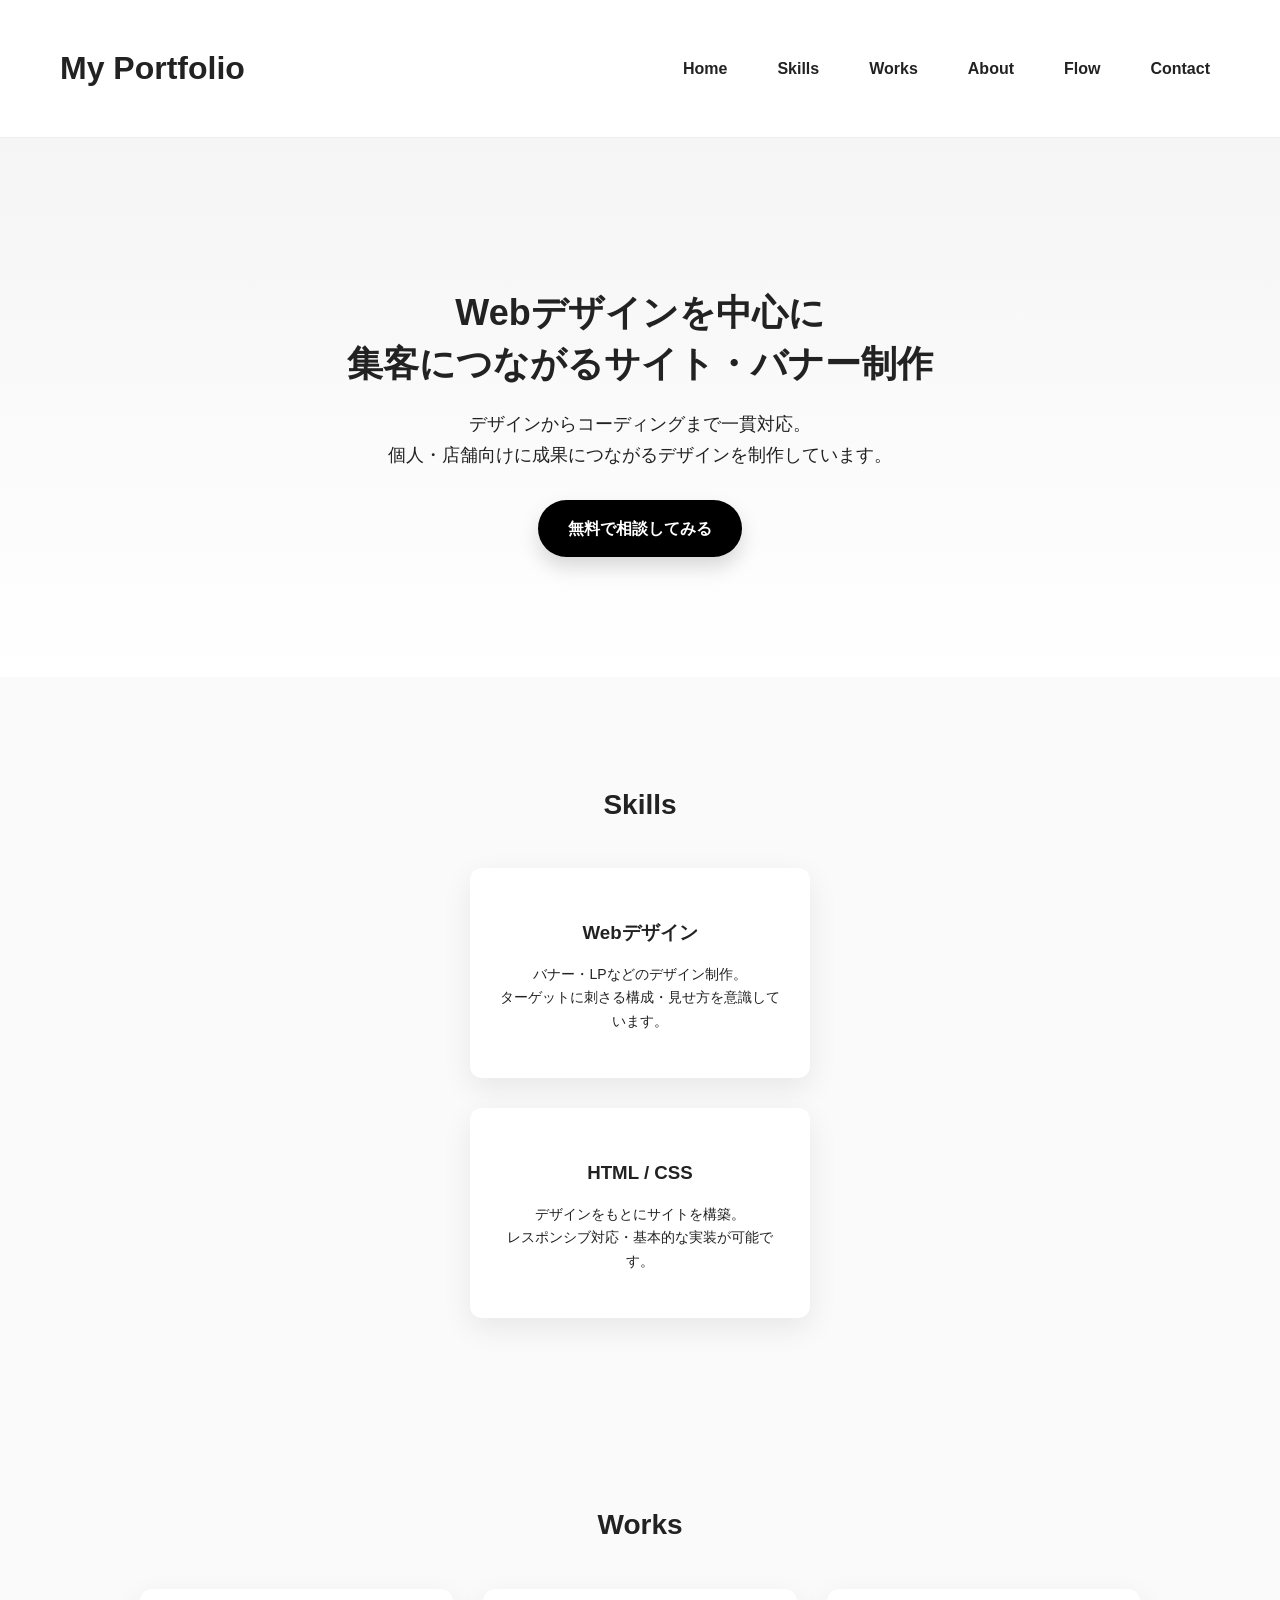
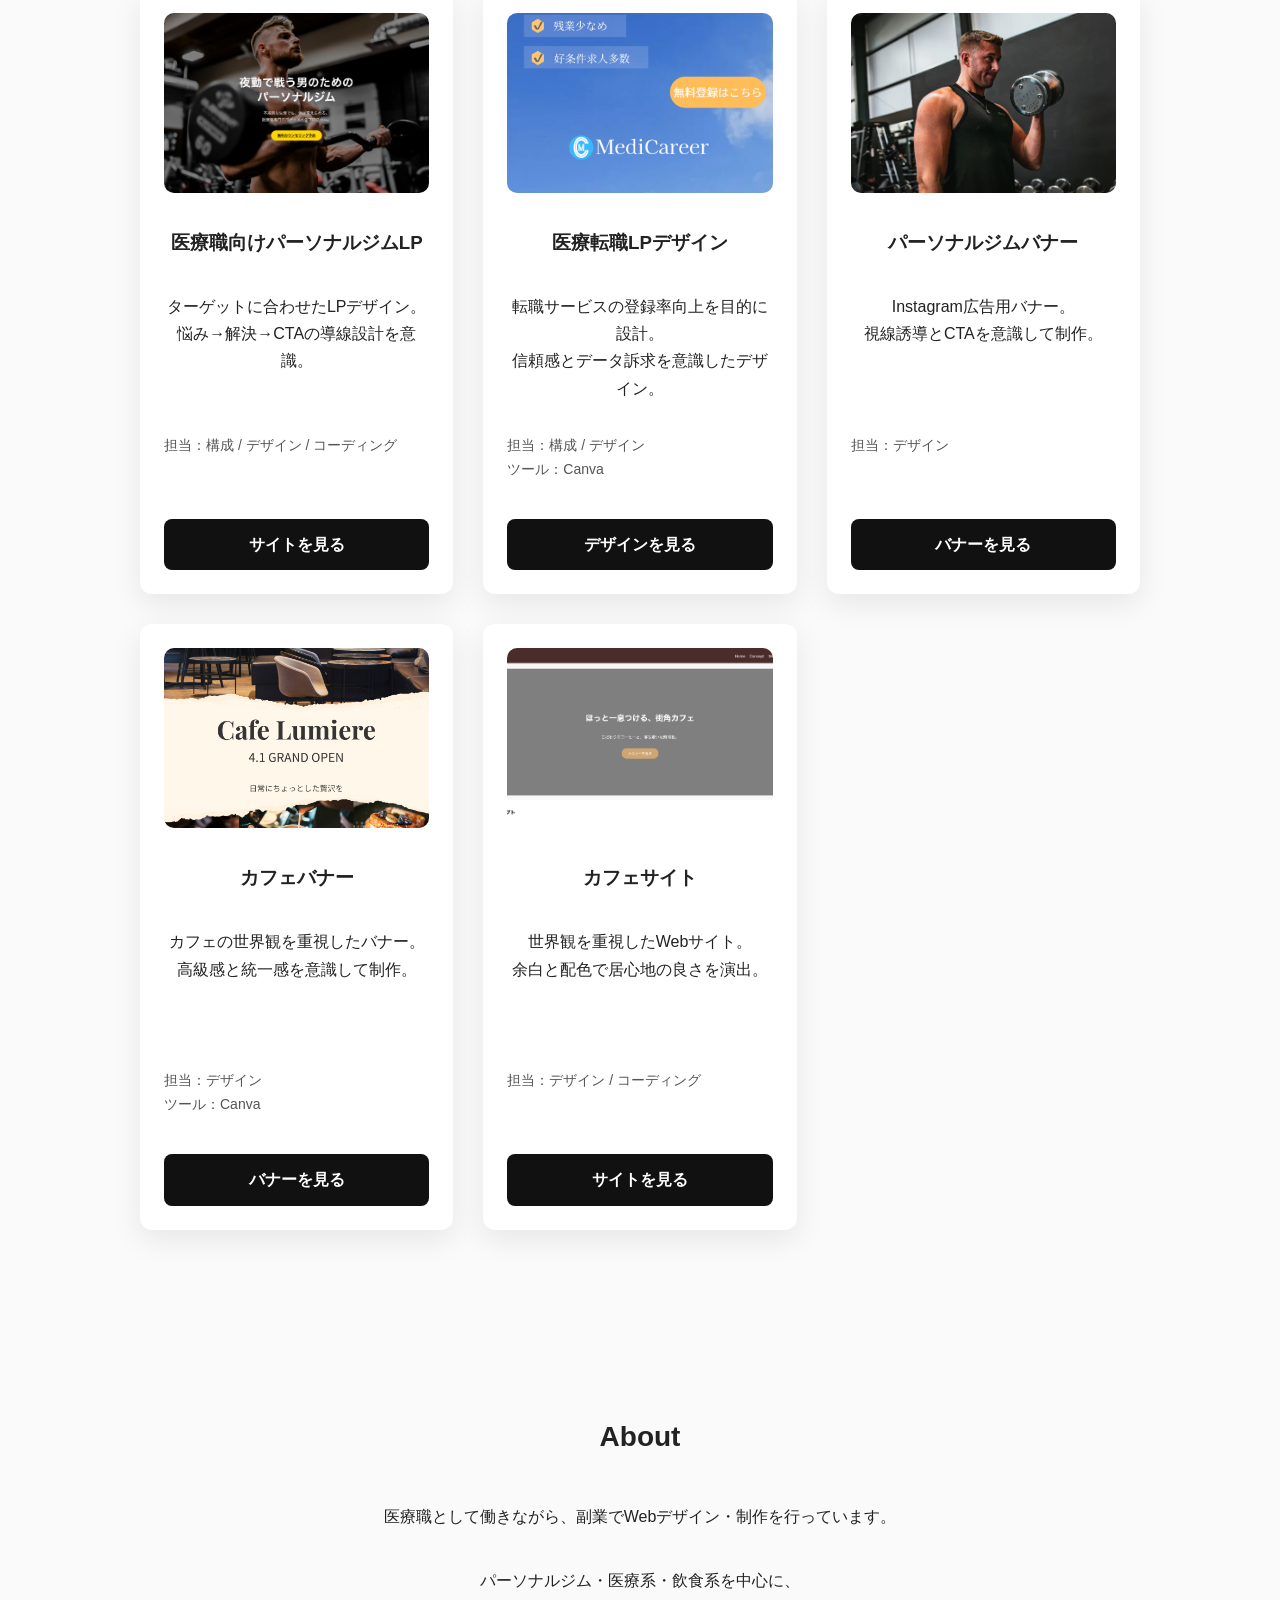
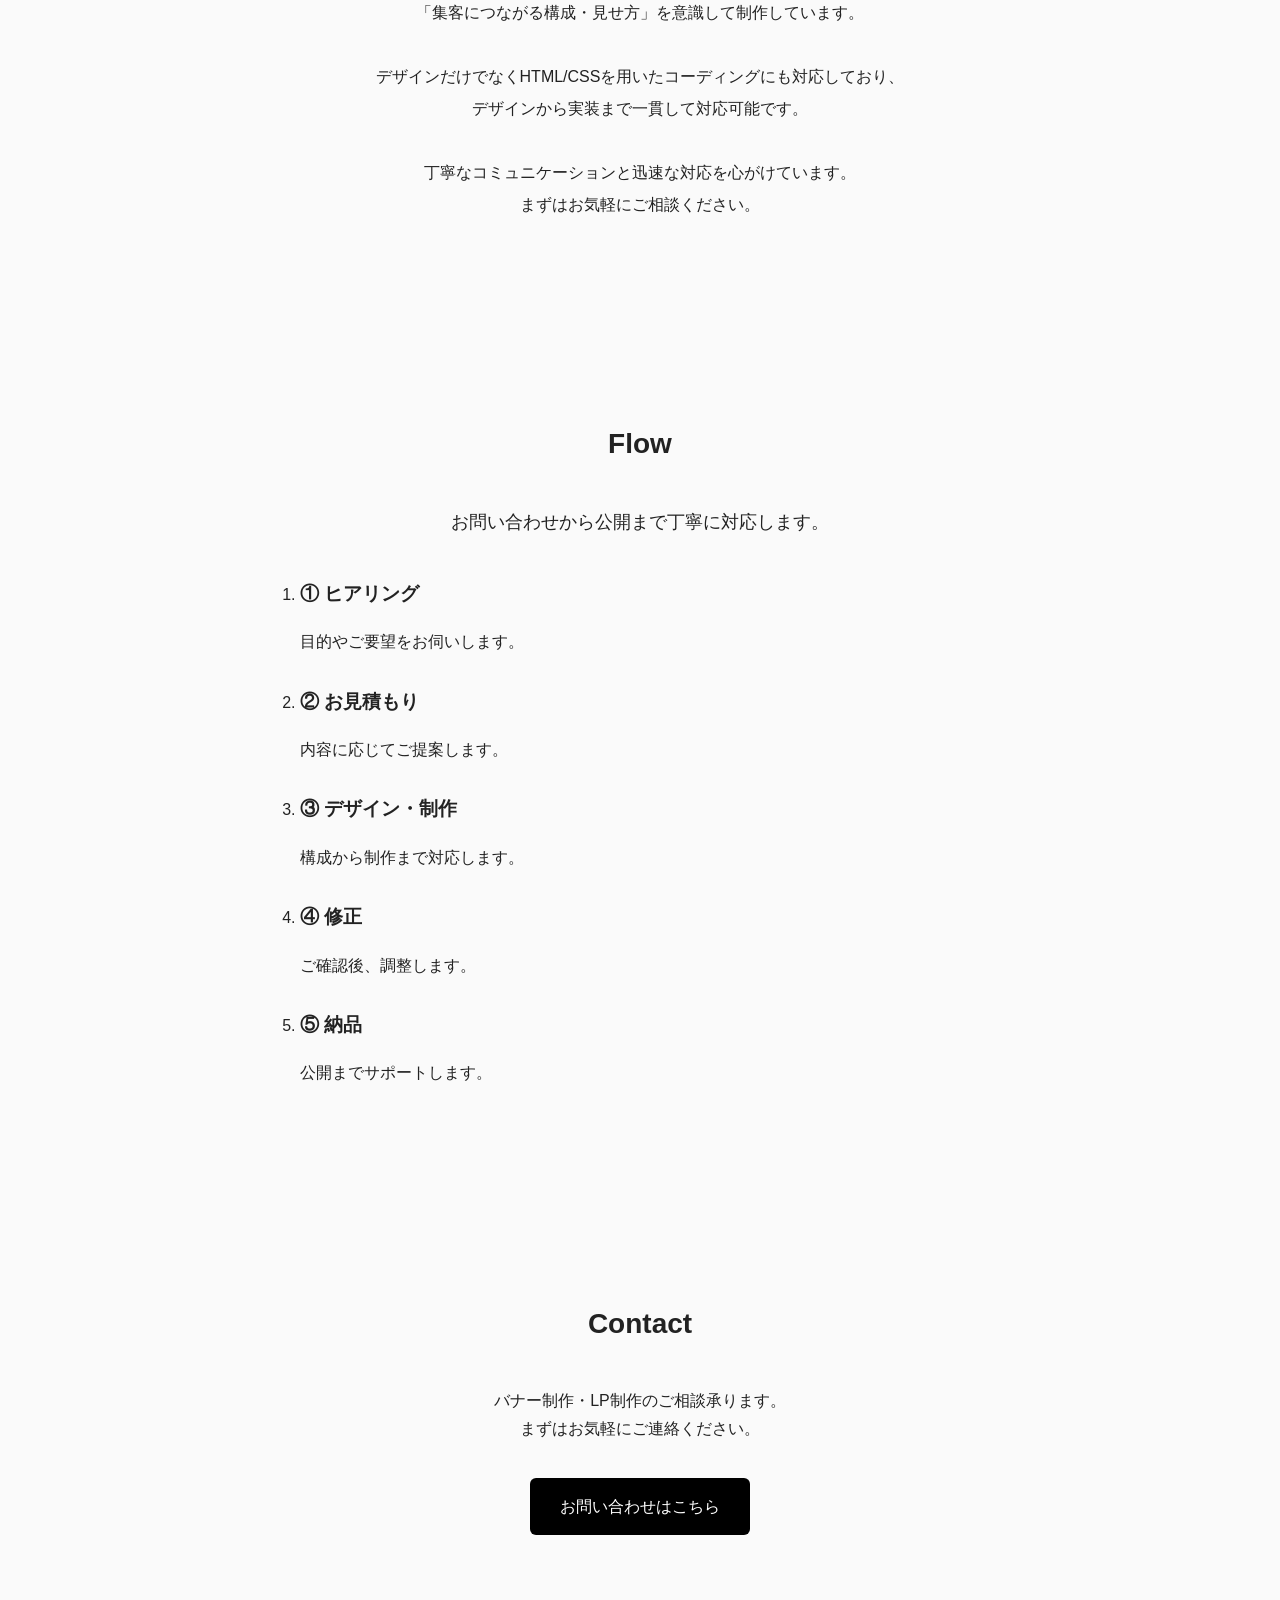
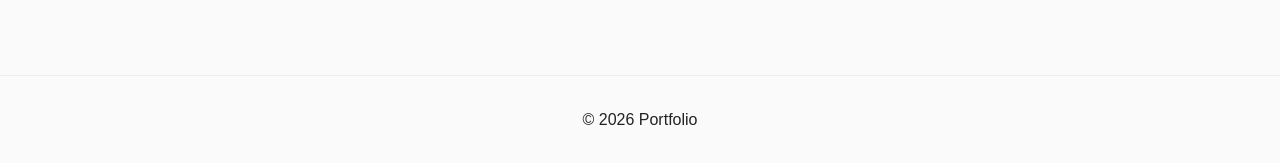
<file: portfolio/index.html>
<!DOCTYPE html>
<html lang="ja">
<head>
  <meta charset="UTF-8">
  <meta name="viewport" content="width=device-width, initial-scale=1.0">

  <title>Webデザインポートフォリオ | バナー・LP制作</title>
  <meta name="description" content="Webデザインを中心にバナー・LP制作を行っています。デザインからコーディングまで対応可能。">

  <link rel="stylesheet" href="style.css">
</head>

<body>

<header class="header">
  <h1>My Portfolio</h1>
  <nav>
    <ul>
      <li><a href="#hero">Home</a></li>
      <li><a href="#skills">Skills</a></li>
      <li><a href="#works">Works</a></li>
      <li><a href="#about">About</a></li>
      <li><a href="#flow">Flow</a></li>
      <li><a href="#contact">Contact</a></li>
    </ul>
  </nav>
</header>

<!-- HERO -->
<section id="hero" class="hero">
  <h2>
    Webデザインを中心に<br>
    集客につながるサイト・バナー制作
  </h2>

  <p class="hero-sub">
    デザインからコーディングまで一貫対応。<br>
    個人・店舗向けに成果につながるデザインを制作しています。
  </p>

  <a href="#contact" class="cta-btn">無料で相談してみる</a>
</section>

<!-- Skills -->
<section id="skills" class="section">
<h2>Skills</h2>

<div class="skills-grid">

<div class="skill-card">
<h3>Webデザイン</h3>
<p>
バナー・LPなどのデザイン制作。<br>
ターゲットに刺さる構成・見せ方を意識しています。
</p>
</div>

<div class="skill-card">
<h3>HTML / CSS</h3>
<p>
デザインをもとにサイトを構築。<br>
レスポンシブ対応・基本的な実装が可能です。
</p>
</div>


</div>
</section>

<!-- Works -->
<section id="works" class="section">
<h2>Works</h2>

<div class="works-grid">

<!-- 医療LP -->
<div class="work-card">
<img src="images/medical-gym-thumb.jpg">
<h3>医療職向けパーソナルジムLP</h3>
<p>
ターゲットに合わせたLPデザイン。<br>
悩み→解決→CTAの導線設計を意識。
</p>
<ul class="work-info">
<li>担当：構成 / デザイン / コーディング</li>
</ul>
<a href="https://syuwebstudio.github.io/medical-gym-lp/" target="_blank" class="work-btn">
サイトを見る
</a>
</div>

<!-- LPデザイン -->
<div class="work-card">
<img src="images/medical-lp-design.jpg">
<h3>医療転職LPデザイン</h3>
<p>
転職サービスの登録率向上を目的に設計。<br>
信頼感とデータ訴求を意識したデザイン。
</p>
<ul class="work-info">
<li>担当：構成 / デザイン</li>
<li>ツール：Canva</li>
</ul>
<a href="medical-lp.html" class="work-btn">
デザインを見る
</a>
</div>

<!-- ジムバナー -->
<div class="work-card">
<img src="images/gym-banner-thumb.jpg">
<h3>パーソナルジムバナー</h3>
<p>
Instagram広告用バナー。<br>
視線誘導とCTAを意識して制作。
</p>
<ul class="work-info">
<li>担当：デザイン</li>
</ul>
<a href="banner.html" class="work-btn">バナーを見る</a>
</div>

<!-- カフェバナー -->
<div class="work-card">
<img src="images/cafe-banner.jpg">
<h3>カフェバナー</h3>
<p>
カフェの世界観を重視したバナー。<br>
高級感と統一感を意識して制作。
</p>
<ul class="work-info">
<li>担当：デザイン</li>
<li>ツール：Canva</li>
</ul>
<a href="images/cafe-banner.jpg" target="_blank" class="work-btn">
バナーを見る
</a>
</div>

<!-- カフェサイト -->
<div class="work-card">
<img src="images/cafe-thumb.jpg">
<h3>カフェサイト</h3>
<p>
世界観を重視したWebサイト。<br>
余白と配色で居心地の良さを演出。
</p>
<ul class="work-info">
<li>担当：デザイン / コーディング</li>
</ul>
<a href="https://syuwebstudio.github.io/cafe-site/" target="_blank" class="work-btn">
サイトを見る
</a>
</div>

</div>
</section>

<section id="about" class="section">
<h2>About</h2>

<p>
医療職として働きながら、副業でWebデザイン・制作を行っています。<br><br>

パーソナルジム・医療系・飲食系を中心に、<br>
「集客につながる構成・見せ方」を意識して制作しています。<br><br>

デザインだけでなくHTML/CSSを用いたコーディングにも対応しており、<br>
デザインから実装まで一貫して対応可能です。<br><br>

丁寧なコミュニケーションと迅速な対応を心がけています。<br>
まずはお気軽にご相談ください。
</p>

</section>

<!-- Flow -->
<section id="flow" class="section">
<h2>Flow</h2>

<p class="flow-lead">
お問い合わせから公開まで丁寧に対応します。
</p>

<ol class="flow-steps">
<li><h3>① ヒアリング</h3><p>目的やご要望をお伺いします。</p></li>
<li><h3>② お見積もり</h3><p>内容に応じてご提案します。</p></li>
<li><h3>③ デザイン・制作</h3><p>構成から制作まで対応します。</p></li>
<li><h3>④ 修正</h3><p>ご確認後、調整します。</p></li>
<li><h3>⑤ 納品</h3><p>公開までサポートします。</p></li>
</ol>
</section>

<!-- Contact -->
<section id="contact" class="section">
<h2>Contact</h2>

<p class="contact-lead">
バナー制作・LP制作のご相談承ります。<br>
まずはお気軽にご連絡ください。
</p>

<a class="contact-btn" href="mailto:syu.webstudio@gmail.com">
お問い合わせはこちら
</a>

</section>

<footer>
© 2026 Portfolio
</footer>

</body>
</html>
</file>
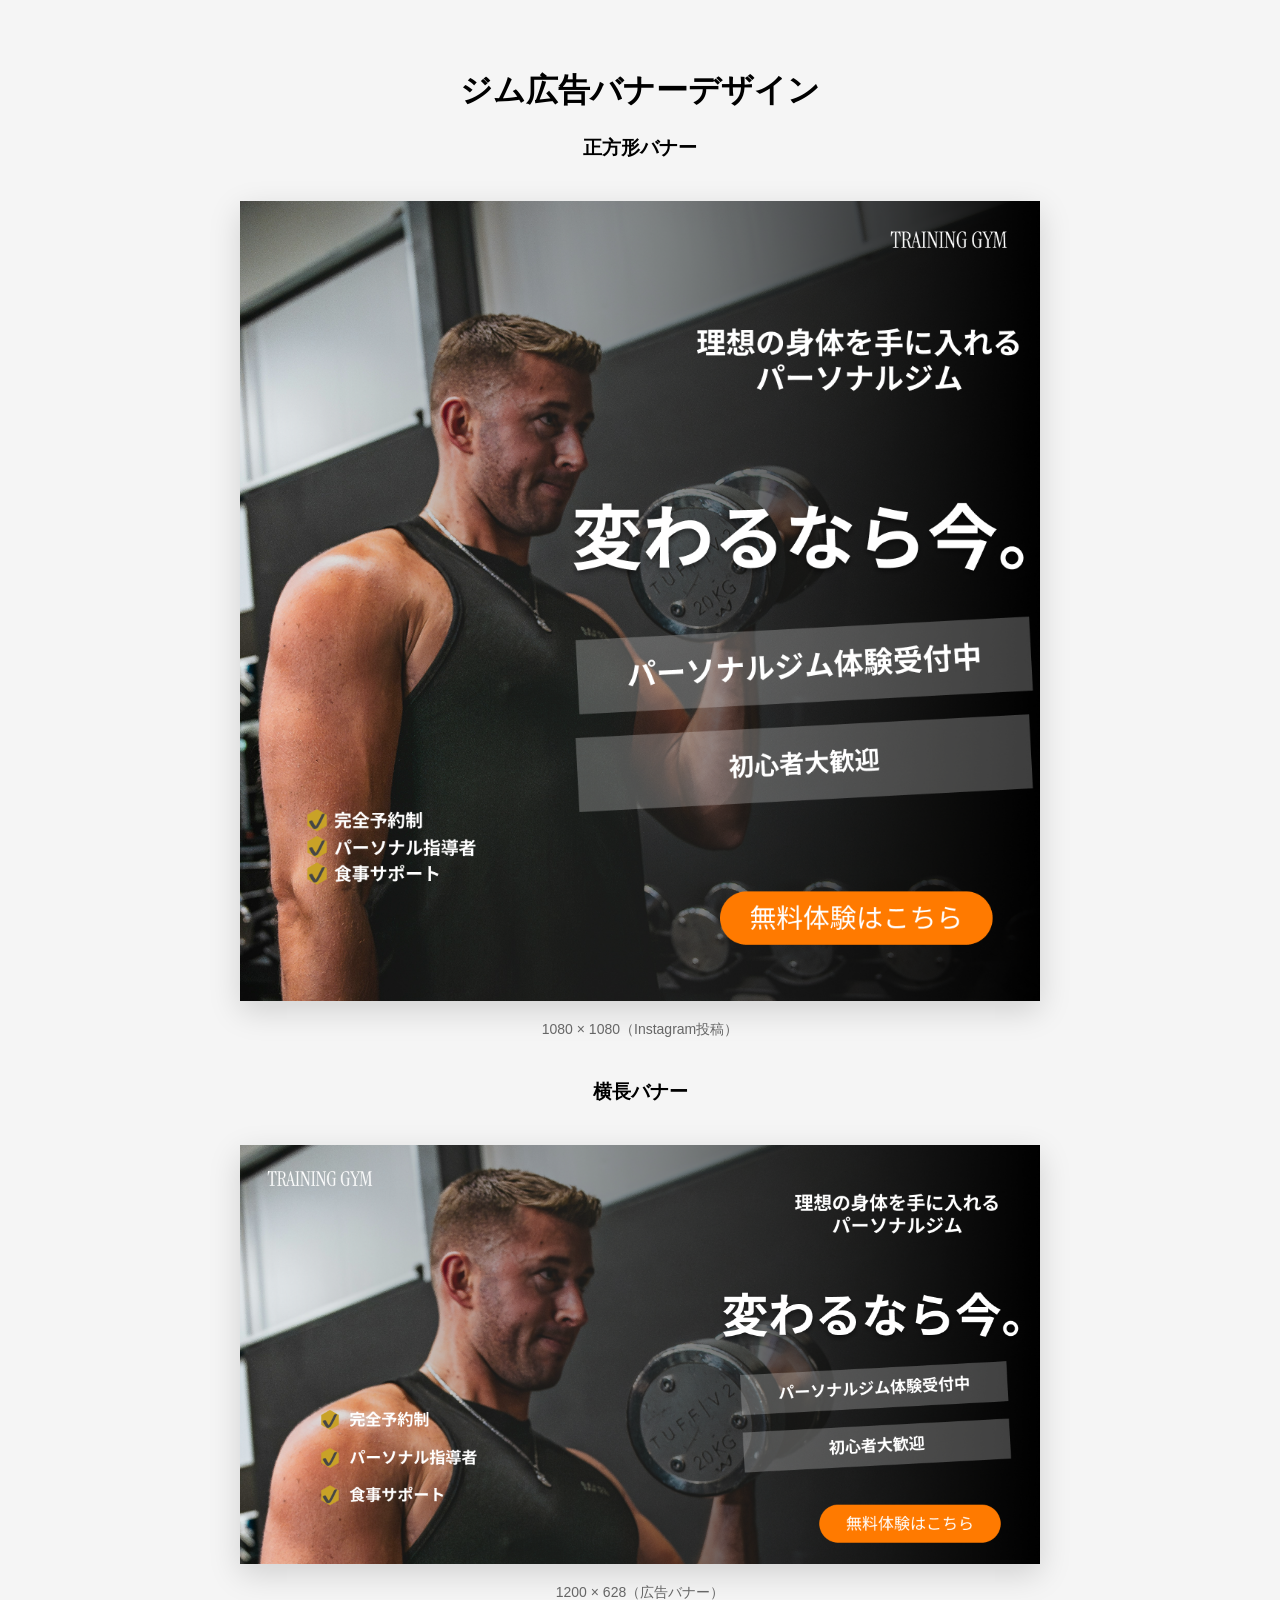
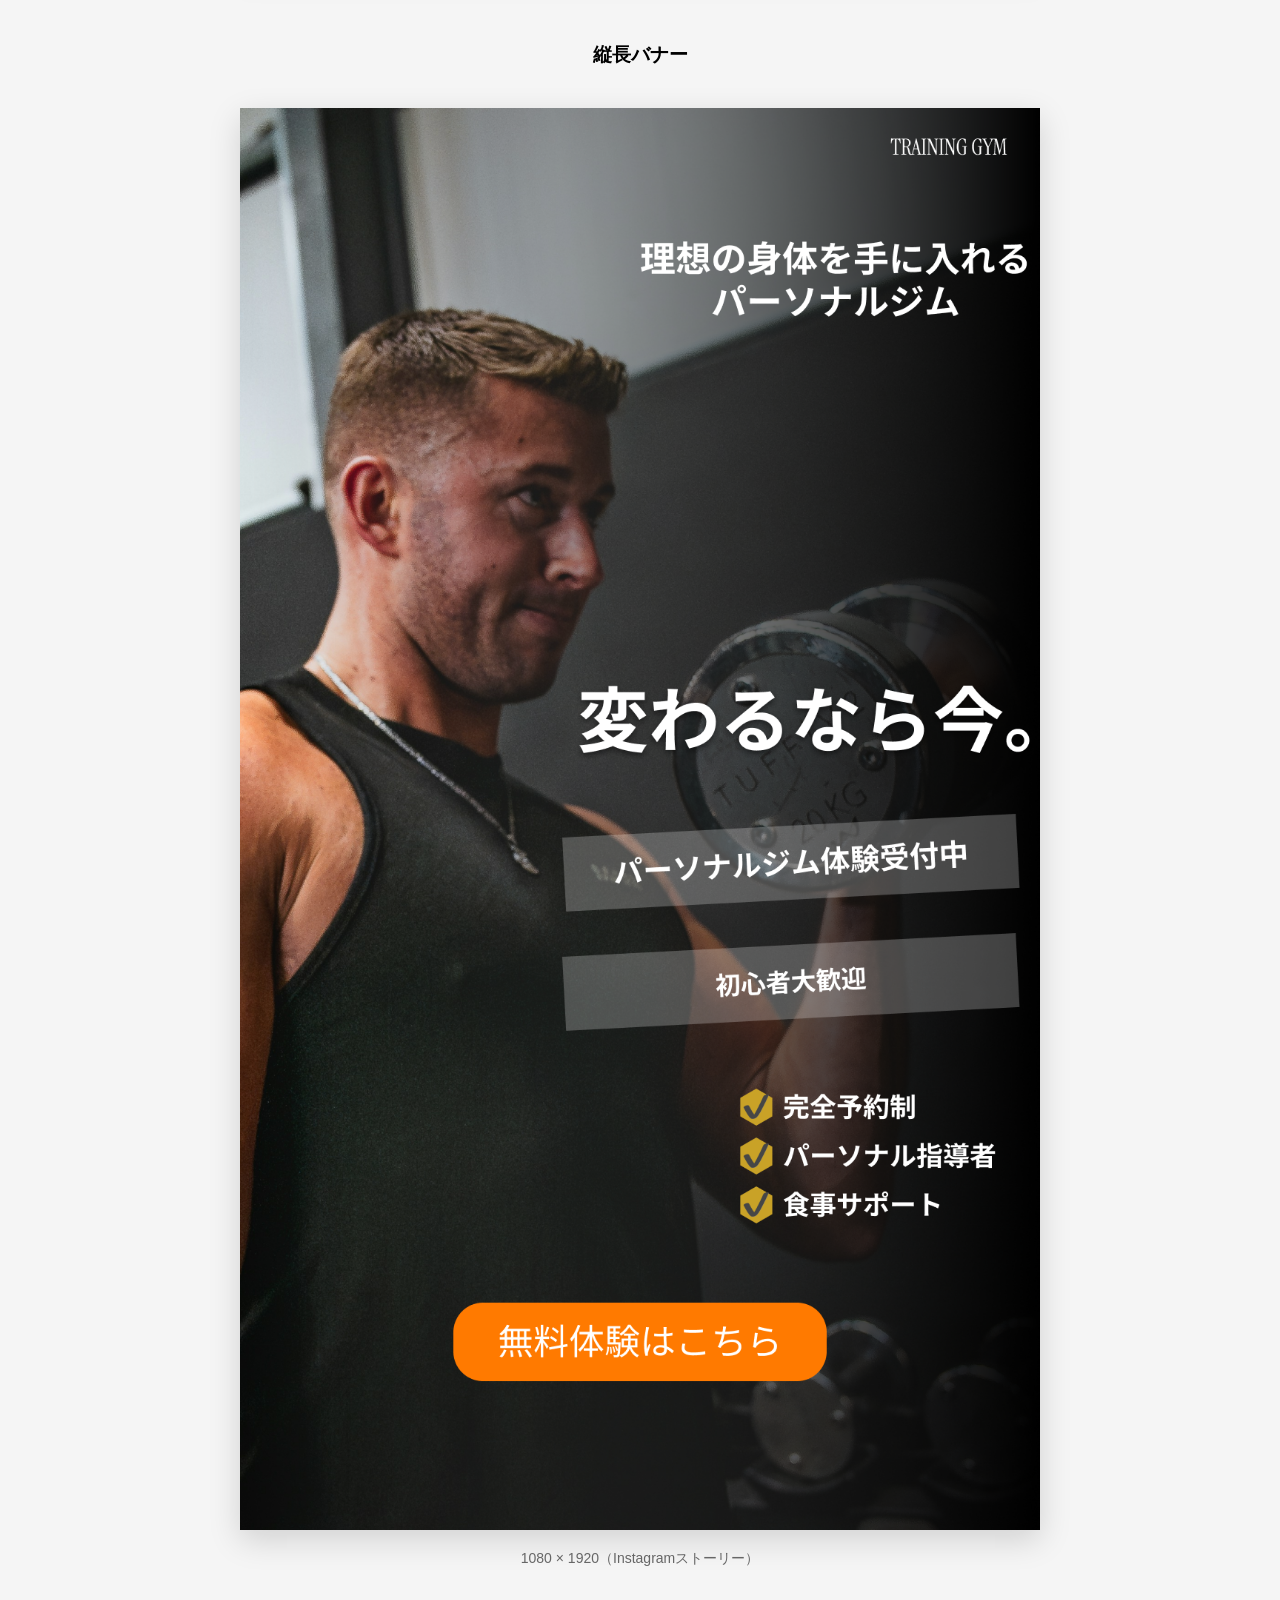
<file: banner.html>
<!DOCTYPE html>
<html lang="ja">
<head>
<meta charset="UTF-8">
<title>バナーデザイン</title>

<style>

body{
font-family:sans-serif;
text-align:center;
background:#f5f5f5;
padding:40px;
}

img{
max-width:800px;
width:100%;
margin:40px auto;
display:block;
box-shadow:0 10px 30px rgba(0,0,0,0.15);
}

p{
color:#666;
font-size:14px;
margin-top:-20px;
margin-bottom:40px;
}

</style>
</head>

<body>

<h1>ジム広告バナーデザイン</h1>

<h3>正方形バナー</h3>
<img src="images/gym-banner-square.jpg" alt="正方形バナー">
<p>1080 × 1080（Instagram投稿）</p>

<h3>横長バナー</h3>
<img src="images/gym-banner-horizontal.jpg" alt="横長バナー">
<p>1200 × 628（広告バナー）</p>

<h3>縦長バナー</h3>
<img src="images/gym-banner-vertical.jpg" alt="縦長バナー">
<p>1080 × 1920（Instagramストーリー）</p>

</body>
</html>
</file>
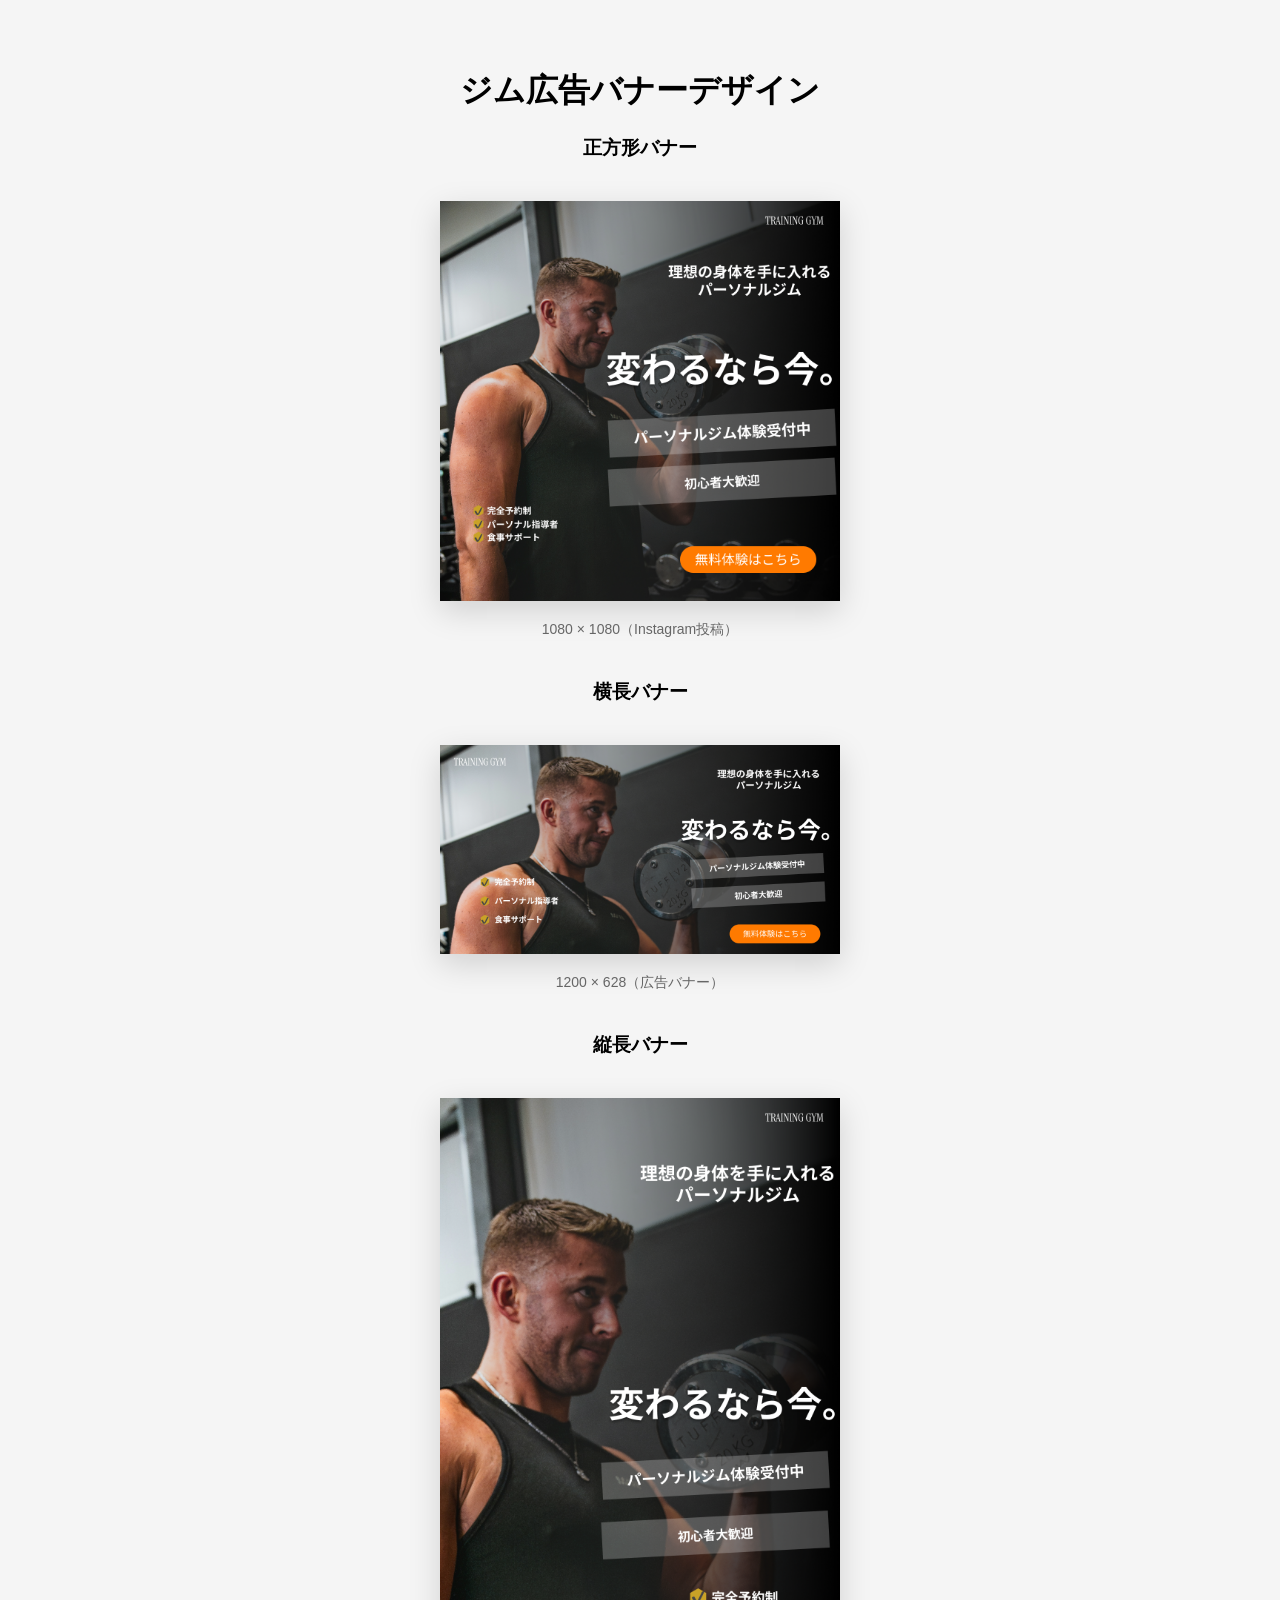
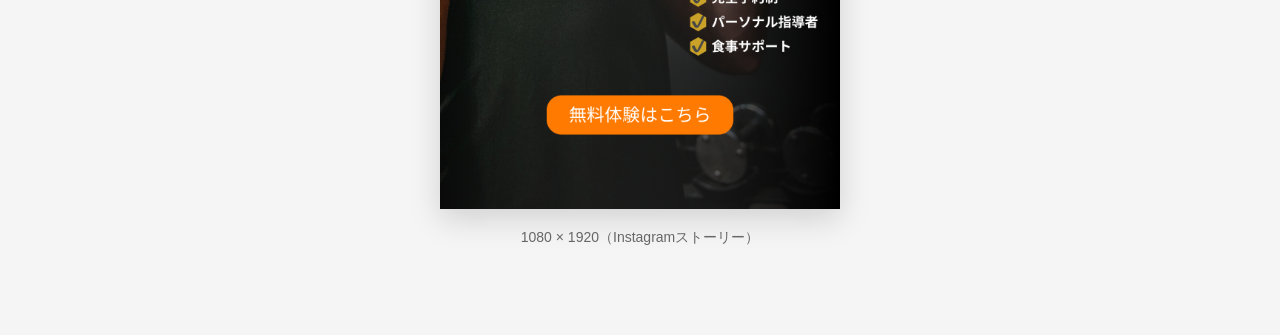
<file: portfolio/banner.html>
<!DOCTYPE html>
<html lang="ja">
<head>
<meta charset="UTF-8">
<title>バナーデザイン</title>

<style>

body{
font-family:sans-serif;
text-align:center;
background:#f5f5f5;
padding:40px;
}

img{
max-width:400px;
width:100%;
margin:40px auto;
display:block;
box-shadow:0 10px 30px rgba(0,0,0,0.15);
}

p{
color:#666;
font-size:14px;
margin-top:-20px;
margin-bottom:40px;
}

</style>
</head>

<body>

<h1>ジム広告バナーデザイン</h1>

<h3>正方形バナー</h3>
<img src="images/gym-banner-square.jpg" alt="正方形バナー">
<p>1080 × 1080（Instagram投稿）</p>

<h3>横長バナー</h3>
<img src="images/gym-banner-horizontal.jpg" alt="横長バナー">
<p>1200 × 628（広告バナー）</p>

<h3>縦長バナー</h3>
<img src="images/gym-banner-vertical.jpg" alt="縦長バナー">
<p>1080 × 1920（Instagramストーリー）</p>

</body>
</html>
</file>
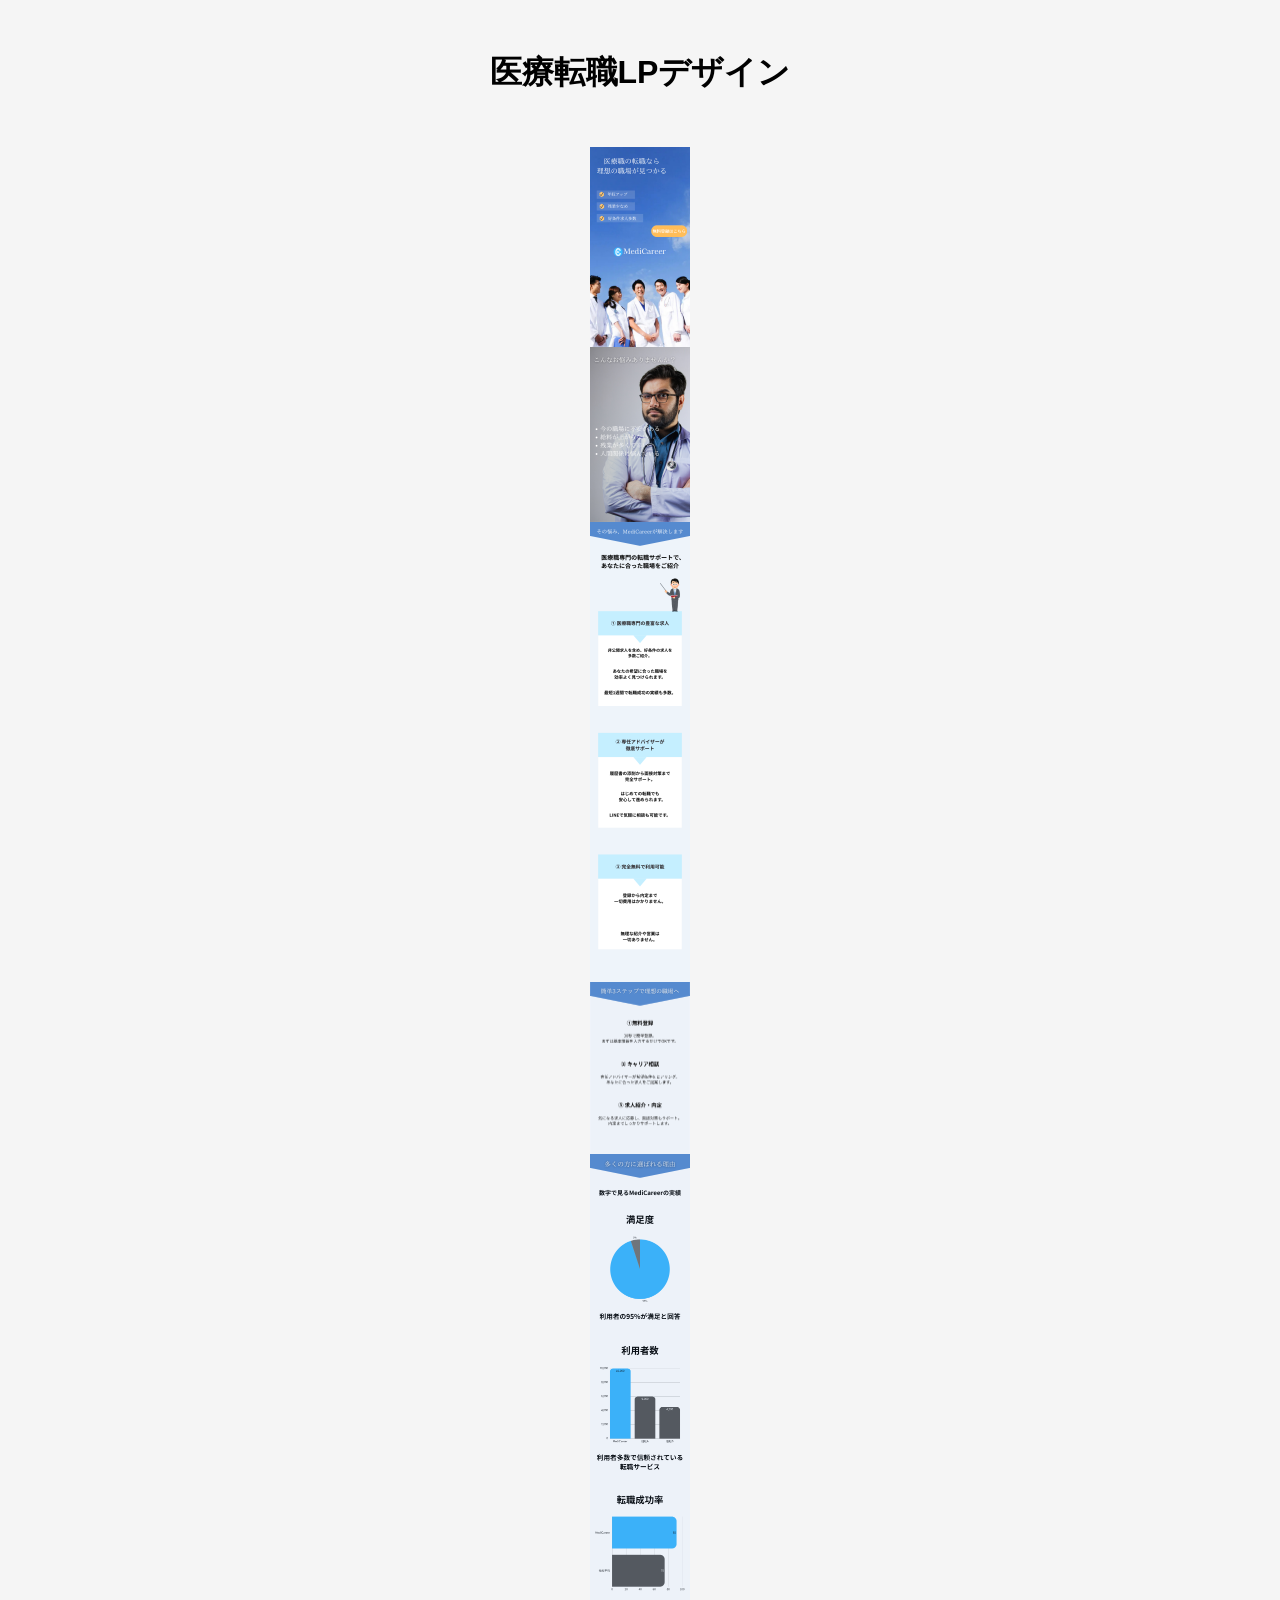
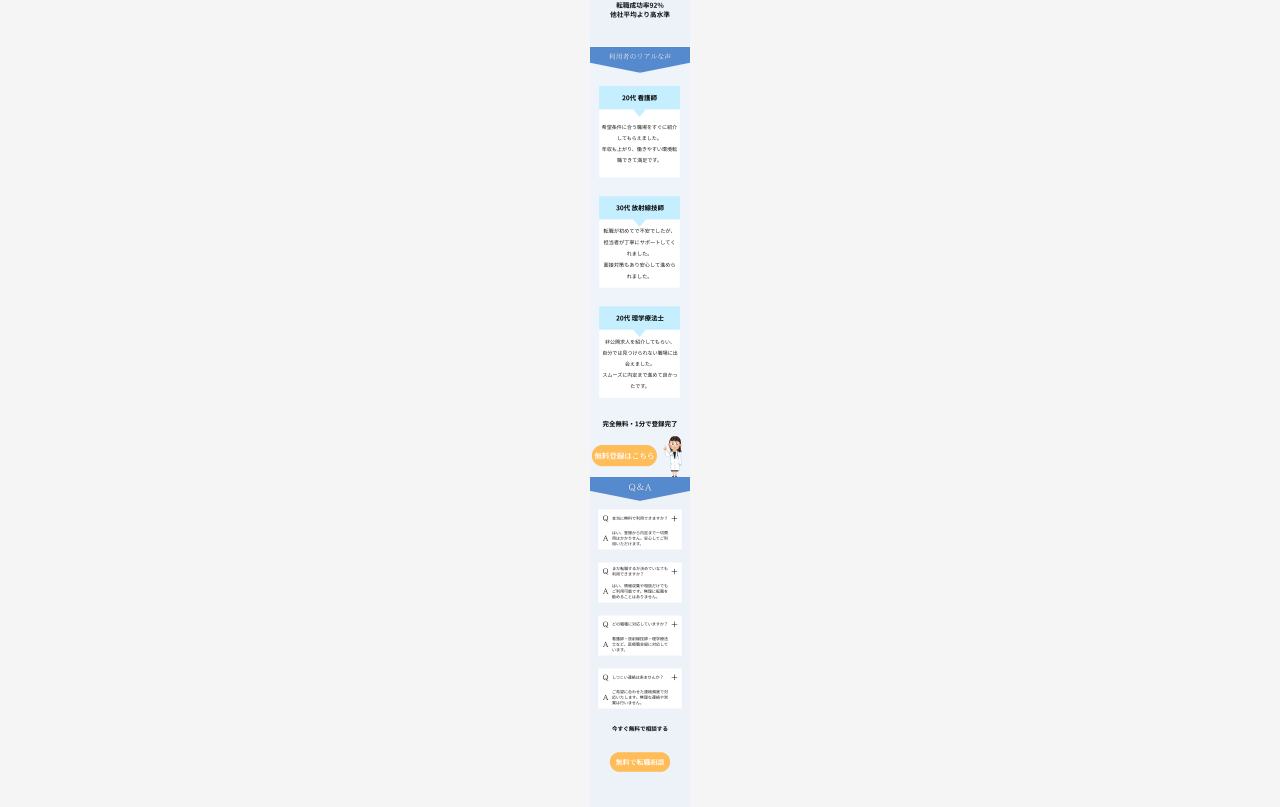
<file: portfolio/medical-lp.html>
<!DOCTYPE html>
<html lang="ja">
<head>
<meta charset="UTF-8">
<title>医療転職LPデザイン</title>

<style>
body{
  margin:0;
  background:#f5f5f5;
  font-family:sans-serif;
  text-align:center;
}

/* タイトル */
h1{
  padding:30px 0;
}

/* 画像ラップ */
.lp-container{
  max-width:100px;
  margin:0 auto;
}

/* LP画像 */
.lp-container img{
  width:100%;
  display:block;
}
</style>
</head>

<body>

<h1>医療転職LPデザイン</h1>

<div class="lp-container">
<img src="images/medical-lp-1.png">
<img src="images/medical-lp-2.png">
<img src="images/medical-lp-3.png">
<img src="images/medical-lp-4.png">
<img src="images/medical-lp-5.png">
<img src="images/medical-lp-6.png">
<img src="images/medical-lp-7.png">
</div>

</body>
</html>
</file>
<file: portfolio/style.css>
/* =========================
   全体設定
========================= */
body {
  margin: 0;
  line-height: 1.7;
  font-family: -apple-system, BlinkMacSystemFont, "Helvetica Neue", Arial, "Noto Sans JP", sans-serif;
  color: #222;
  background:#fafafa;
}

h2{
  font-size:28px;
  margin-bottom:40px;
  text-align:center;
}

/* =========================
   Header
========================= */
.header {
  display:flex;
  justify-content:space-between;
  align-items:center;
  padding:20px 60px;
  border-bottom:1px solid #eee;
  background:#fff;
}

.header nav ul{
  list-style:none;
  margin:0;
  padding:0;
  display:flex;
  gap:30px;
}

.header nav a{
  display:inline-block;
  text-decoration:none;
  color:#222;
  font-weight:600;
  padding:6px 10px;
  transition: all .2s ease;
}

.header nav a:hover{
  transform: translateY(-4px) scale(1.05);
  opacity:0.7;
}

/* =========================
   HERO
========================= */
.hero{
  text-align:center;
  padding:120px 20px;
  background:linear-gradient(#f5f5f5,#fff);
}

.hero h2{
  font-size:36px;
  margin-bottom:20px;
  line-height:1.4;
}

.hero-sub{
  margin-bottom:30px;
  font-size:18px;
}

.cta-btn{
  display:inline-block;
  padding:15px 30px;
  background:#000;
  color:#fff;
  text-decoration:none;
  border-radius:30px;
  font-weight:bold;
  transition:.2s;
  box-shadow:0 10px 20px rgba(0,0,0,0.15);
}

.cta-btn:hover{
  background:#333;
  transform:translateY(-3px);
}

/* =========================
   セクション共通
========================= */
.section{
  padding:80px 60px;
  text-align:center;
  max-width:1000px;
  margin:0 auto;
}

/* =========================
   Works
========================= */
.works-grid{
  display:grid;
  grid-template-columns:repeat(3,1fr);
  gap:30px;
  max-width:1000px;
  margin:0 auto;
}

.work-card{
  background:#fff;
  border-radius:12px;
  padding:24px;
  box-shadow:0 10px 30px rgba(0,0,0,0.08);
  display:flex;
  flex-direction:column;
}

.work-card img{
  width:100%;
  height:180px;
  object-fit:cover;
  border-radius:10px;
  margin-bottom:15px;
}

.work-card p{
  min-height:110px;
}

.work-btn{
  margin-top:auto;
  padding:12px 22px;
  background:#111;
  color:#fff;
  text-decoration:none;
  border-radius:8px;
  font-weight:600;
  display:inline-block;
  transition:.2s;
}

.work-btn:hover{
  transform:translateY(-2px);
  background:#333;
}

.work-info{
  list-style:none;
  padding:0;
  margin:15px 0 5px;
  text-align:left;
  font-size:14px;
  color:#555;
  min-height:80px;
}

/* =========================
   About
========================= */
#about{
  max-width:800px;
  margin:0 auto;
}

#about p{
  line-height:2;
}

/* =========================
   Flow
========================= */
.flow-lead{
  margin-bottom:40px;
  font-size:18px;
}

.flow-steps{
  max-width:700px;
  margin:0 auto;
  text-align:left;
  padding-left:20px;
}

.flow-steps li{
  margin-bottom:30px;
}

/* =========================
   Contact
========================= */
.contact-btn{
  display:inline-block;
  margin-top:20px;
  padding:15px 30px;
  background:#000;
  color:#fff;
  text-decoration:none;
  border-radius:6px;
  transition:.2s;
}

.contact-btn:hover{
  background:#333;
  transform:translateY(-3px);
}

/* =========================
   Skills
========================= */
.skills-grid{
  display:flex;
  justify-content:center;
  gap:30px;
  max-width:700px;
  margin:0 auto;
  flex-wrap:wrap;
}

.skill-card{
  width:280px;
  background:#fff;
  padding:30px;
  border-radius:12px;
  box-shadow:0 10px 30px rgba(0,0,0,0.08);
}

.skill-card h3{
  margin-bottom:10px;
}

.skill-card p{
  font-size:14px;
  line-height:1.7;
}

/* =========================
   Footer
========================= */
footer{
  text-align:center;
  padding:30px;
  border-top:1px solid #eee;
  margin-top:60px;
}

/* =========================
   スマホ
========================= */
@media (max-width:768px){

.header{
  flex-direction:column;
  padding:18px 20px;
}

.header nav ul{
  flex-direction:column;
  gap:12px;
}

.hero{
  padding:70px 20px;
}

.hero h2{
  font-size:22px;
}

.section{
  padding:50px 20px;
}

/* Works */
.works-grid{
  grid-template-columns:1fr;
}

/* Skills */
.skills-grid{
  flex-direction:column;
  align-items:center;
}

.skill-card{
  width:100%;
  max-width:320px;
}

}
</file>
